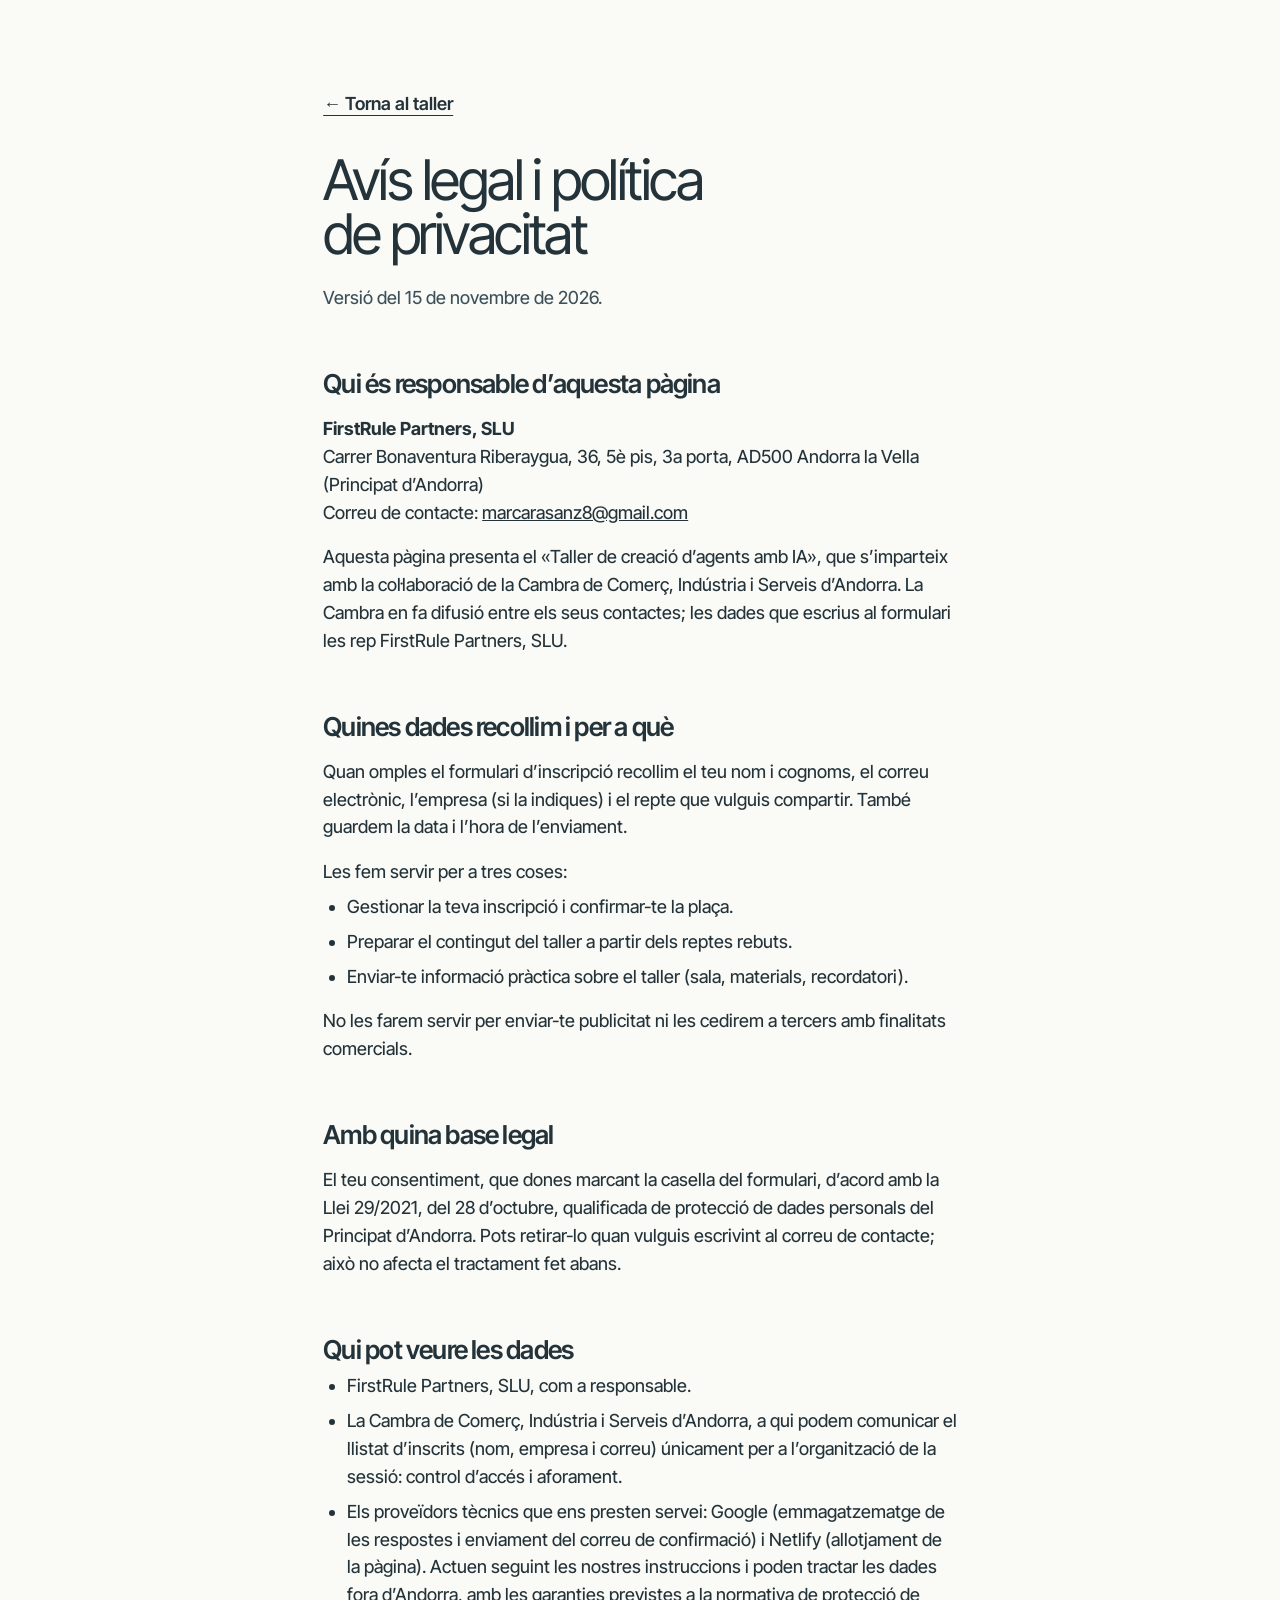
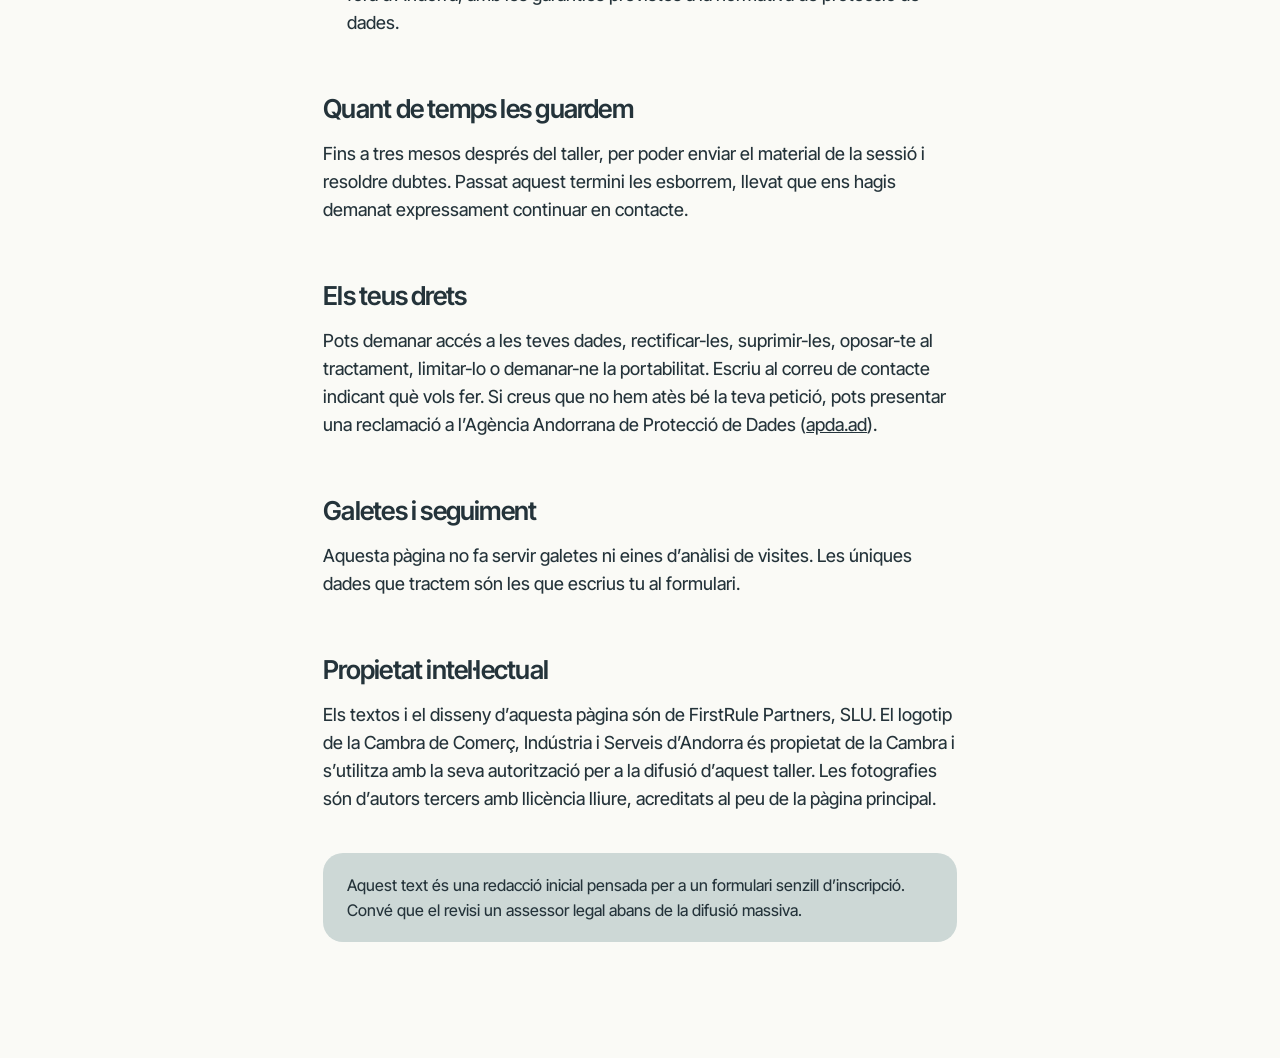
<file: privacitat.html>
<!doctype html>
<html lang="ca">
<head>
<meta charset="utf-8">
<meta name="viewport" content="width=device-width, initial-scale=1">
<title>Avís legal i política de privacitat · Taller de creació d’agents amb IA</title>
<meta name="robots" content="noindex">
<link rel="icon" href="assets/favicon.svg" type="image/svg+xml">
<link rel="stylesheet" href="assets/comu.css">
<style>
body { background: var(--paper); }
.pagina { max-width: 46rem; margin: 0 auto; padding: clamp(40px, 7vw, 96px) var(--m) clamp(64px, 9vw, 120px); }
.torna { display: inline-block; margin-bottom: 36px; font-weight: 600; text-underline-offset: 5px; }
h1 { font-size: clamp(2.25rem, 5vw, 3.5rem); }
h2 { margin-top: 2.2em; font-size: 1.625rem; font-weight: 600; letter-spacing: -.03em; line-height: 1.15; }
p, li { margin-top: .9em; font-size: 1.125rem; line-height: 1.55; }
ul { list-style: disc; padding-left: 1.3em; }
li { margin-top: .4em; }
.data { margin-top: 1.2em; color: var(--muted); }
.avis { margin-top: 2.5em; padding: 20px 24px; border-radius: 20px; background: var(--mist); font-size: 1rem; }
</style>
</head>
<body>
<main class="pagina">
  <a class="torna" href="index.html">← Torna al taller</a>
  <h1 class="titol">Avís legal i política de privacitat</h1>
  <p class="data">Versió del 15 de novembre de 2026.</p>

  <h2>Qui és responsable d’aquesta pàgina</h2>
  <p><strong>FirstRule Partners, SLU</strong><br>Carrer Bonaventura Riberaygua, 36, 5è pis, 3a porta, AD500 Andorra la Vella (Principat d’Andorra)<br>Correu de contacte: <a href="mailto:marcarasanz8@gmail.com">marcarasanz8@gmail.com</a></p>
  <p>Aquesta pàgina presenta el «Taller de creació d’agents amb IA», que s’imparteix amb la col·laboració de la Cambra de Comerç, Indústria i Serveis d’Andorra. La Cambra en fa difusió entre els seus contactes; les dades que escrius al formulari les rep FirstRule Partners, SLU.</p>

  <h2>Quines dades recollim i per a què</h2>
  <p>Quan omples el formulari d’inscripció recollim el teu nom i cognoms, el correu electrònic, l’empresa (si la indiques) i el repte que vulguis compartir. També guardem la data i l’hora de l’enviament.</p>
  <p>Les fem servir per a tres coses:</p>
  <ul>
    <li>Gestionar la teva inscripció i confirmar-te la plaça.</li>
    <li>Preparar el contingut del taller a partir dels reptes rebuts.</li>
    <li>Enviar-te informació pràctica sobre el taller (sala, materials, recordatori).</li>
  </ul>
  <p>No les farem servir per enviar-te publicitat ni les cedirem a tercers amb finalitats comercials.</p>

  <h2>Amb quina base legal</h2>
  <p>El teu consentiment, que dones marcant la casella del formulari, d’acord amb la Llei 29/2021, del 28 d’octubre, qualificada de protecció de dades personals del Principat d’Andorra. Pots retirar-lo quan vulguis escrivint al correu de contacte; això no afecta el tractament fet abans.</p>

  <h2>Qui pot veure les dades</h2>
  <ul>
    <li>FirstRule Partners, SLU, com a responsable.</li>
    <li>La Cambra de Comerç, Indústria i Serveis d’Andorra, a qui podem comunicar el llistat d’inscrits (nom, empresa i correu) únicament per a l’organització de la sessió: control d’accés i aforament.</li>
    <li>Els proveïdors tècnics que ens presten servei: Google (emmagatzematge de les respostes i enviament del correu de confirmació) i Netlify (allotjament de la pàgina). Actuen seguint les nostres instruccions i poden tractar les dades fora d’Andorra, amb les garanties previstes a la normativa de protecció de dades.</li>
  </ul>

  <h2>Quant de temps les guardem</h2>
  <p>Fins a tres mesos després del taller, per poder enviar el material de la sessió i resoldre dubtes. Passat aquest termini les esborrem, llevat que ens hagis demanat expressament continuar en contacte.</p>

  <h2>Els teus drets</h2>
  <p>Pots demanar accés a les teves dades, rectificar-les, suprimir-les, oposar-te al tractament, limitar-lo o demanar-ne la portabilitat. Escriu al correu de contacte indicant què vols fer. Si creus que no hem atès bé la teva petició, pots presentar una reclamació a l’Agència Andorrana de Protecció de Dades (<a href="https://www.apda.ad/" target="_blank" rel="noopener">apda.ad</a>).</p>

  <h2>Galetes i seguiment</h2>
  <p>Aquesta pàgina no fa servir galetes ni eines d’anàlisi de visites. Les úniques dades que tractem són les que escrius tu al formulari.</p>

  <h2>Propietat intel·lectual</h2>
  <p>Els textos i el disseny d’aquesta pàgina són de FirstRule Partners, SLU. El logotip de la Cambra de Comerç, Indústria i Serveis d’Andorra és propietat de la Cambra i s’utilitza amb la seva autorització per a la difusió d’aquest taller. Les fotografies són d’autors tercers amb llicència lliure, acreditats al peu de la pàgina principal.</p>

  <p class="avis">Aquest text és una redacció inicial pensada per a un formulari senzill d’inscripció. Convé que el revisi un assessor legal abans de la difusió massiva.</p>
</main>
</body>
</html>
</file>
<file: assets/comu.css>
/* ============================================================
   Estil comú · Taller de creació d'agents amb IA
   Fonts de llicència oberta (SIL OFL), servides des d'aquesta carpeta:
   - Inter Tight: titulars i text (pes regular, espaiat ajustat, com els titulars d'Air)
   - Anton: paraules gegants comprimides (com les majúscules d'Air)
   ============================================================ */

@font-face {
  font-family: "Inter Tight";
  src: url("fonts/inter-tight-latin-var.woff2") format("woff2");
  font-weight: 300 700;
  font-style: normal;
  font-display: swap;
}
@font-face {
  font-family: "Anton";
  src: url("fonts/anton-latin.woff2") format("woff2");
  font-weight: 400;
  font-style: normal;
  font-display: swap;
}

:root {
  /* Paleta aprovada a la conversa amb Codex (referència Air) */
  --sky: #abcfe4;
  --mist: #cdd8d6;
  --sand: #ebd5a7;
  --ink: #24333a;
  --deep: #173243;
  --paper: #fafaf6;
  --muted: #3d5059;
  --dusk: #0f2f4d;
  --focus: #0b4f7a;

  --text: "Inter Tight", "Helvetica Neue", Arial, sans-serif;
  --display: "Anton", "Arial Narrow", Impact, sans-serif;

  --m: clamp(20px, 4vw, 56px);
  --ease: cubic-bezier(.2, .8, .2, 1);
  --spring: cubic-bezier(.34, 1.56, .64, 1);
}

*, *::before, *::after { box-sizing: border-box; }
html { -webkit-text-size-adjust: 100%; text-size-adjust: 100%; }
body {
  margin: 0;
  font-family: var(--text);
  font-weight: 450;
  font-size: 1.125rem;
  line-height: 1.5;
  color: var(--ink);
  background: var(--sand);
  -webkit-font-smoothing: antialiased;
  text-rendering: optimizeLegibility;
}
h1, h2, h3, p, ul, ol, figure { margin: 0; }
ul, ol { padding: 0; list-style: none; }
img { display: block; max-width: 100%; }
button, textarea { font: inherit; color: inherit; }
a { color: inherit; }
[hidden] { display: none !important; }
:focus-visible { outline: 3px solid var(--focus); outline-offset: 4px; }
::selection { background: var(--deep); color: #fff; }

/* Titulars: pes regular i espaiat molt ajustat */
.titol {
  font-family: var(--text);
  font-weight: 400;
  letter-spacing: -.045em;
  line-height: .98;
  text-wrap: balance;
}
/* Paraules gegants comprimides */
.gegant {
  font-family: var(--display);
  font-weight: 400;
  text-transform: uppercase;
  line-height: .86;
  letter-spacing: -.005em;
}

/* ---------- Vidre líquid ---------- */
.vidre {
  position: relative;
  isolation: isolate;
  border: 1px solid rgba(255, 255, 255, .66);
  background: linear-gradient(135deg, rgba(255, 255, 255, .5), rgba(255, 255, 255, .16) 48%, rgba(255, 255, 255, .32));
  -webkit-backdrop-filter: blur(18px) saturate(1.7);
  backdrop-filter: blur(18px) saturate(1.7);
  box-shadow:
    inset 0 1px 0 rgba(255, 255, 255, .95),
    inset 0 -1px 0 rgba(255, 255, 255, .42),
    inset 0 0 24px rgba(255, 255, 255, .2),
    0 14px 34px rgba(23, 50, 67, .14);
}
.vidre::before {
  content: "";
  position: absolute;
  inset: 0;
  z-index: -1;
  border-radius: inherit;
  pointer-events: none;
  background: radial-gradient(220px circle at var(--gx, 28%) var(--gy, 0%), rgba(255, 255, 255, .8), rgba(255, 255, 255, 0) 62%);
  opacity: .5;
  transition: opacity .25s ease;
}
@supports not ((backdrop-filter: blur(1px)) or (-webkit-backdrop-filter: blur(1px))) {
  .vidre { background: rgba(250, 250, 246, .86); }
}

button.vidre, a.vidre {
  cursor: pointer;
  transition: transform .35s var(--spring), box-shadow .25s ease;
  -webkit-tap-highlight-color: transparent;
}
@media (hover: hover) and (pointer: fine) {
  button.vidre:hover, a.vidre:hover {
    transform: translateY(-2px) scale(1.012);
    box-shadow:
      inset 0 1px 0 #fff,
      inset 0 -1px 0 rgba(255, 255, 255, .5),
      inset 0 0 24px rgba(255, 255, 255, .28),
      0 20px 44px rgba(23, 50, 67, .2);
  }
  button.vidre:hover::before, a.vidre:hover::before { opacity: 1; }
}
button.vidre:active, a.vidre:active { transform: scale(.975); transition-duration: .08s; }

/* Vidre tintat: l'acció principal */
.vidre.fosc {
  color: #fff;
  border-color: rgba(255, 255, 255, .3);
  background: linear-gradient(135deg, rgba(23, 50, 67, .94), rgba(23, 50, 67, .8) 55%, rgba(36, 72, 94, .9));
  box-shadow:
    inset 0 1px 0 rgba(255, 255, 255, .38),
    inset 0 -1px 0 rgba(255, 255, 255, .1),
    0 16px 36px rgba(15, 47, 77, .3);
}
.vidre.fosc::before {
  background: radial-gradient(200px circle at var(--gx, 28%) var(--gy, 0%), rgba(255, 255, 255, .34), rgba(255, 255, 255, 0) 62%);
}

@media (prefers-reduced-motion: reduce) {
  *, *::before, *::after {
    animation-duration: .01ms !important;
    animation-iteration-count: 1 !important;
    transition-duration: .01ms !important;
    scroll-behavior: auto !important;
  }
}
</file>
